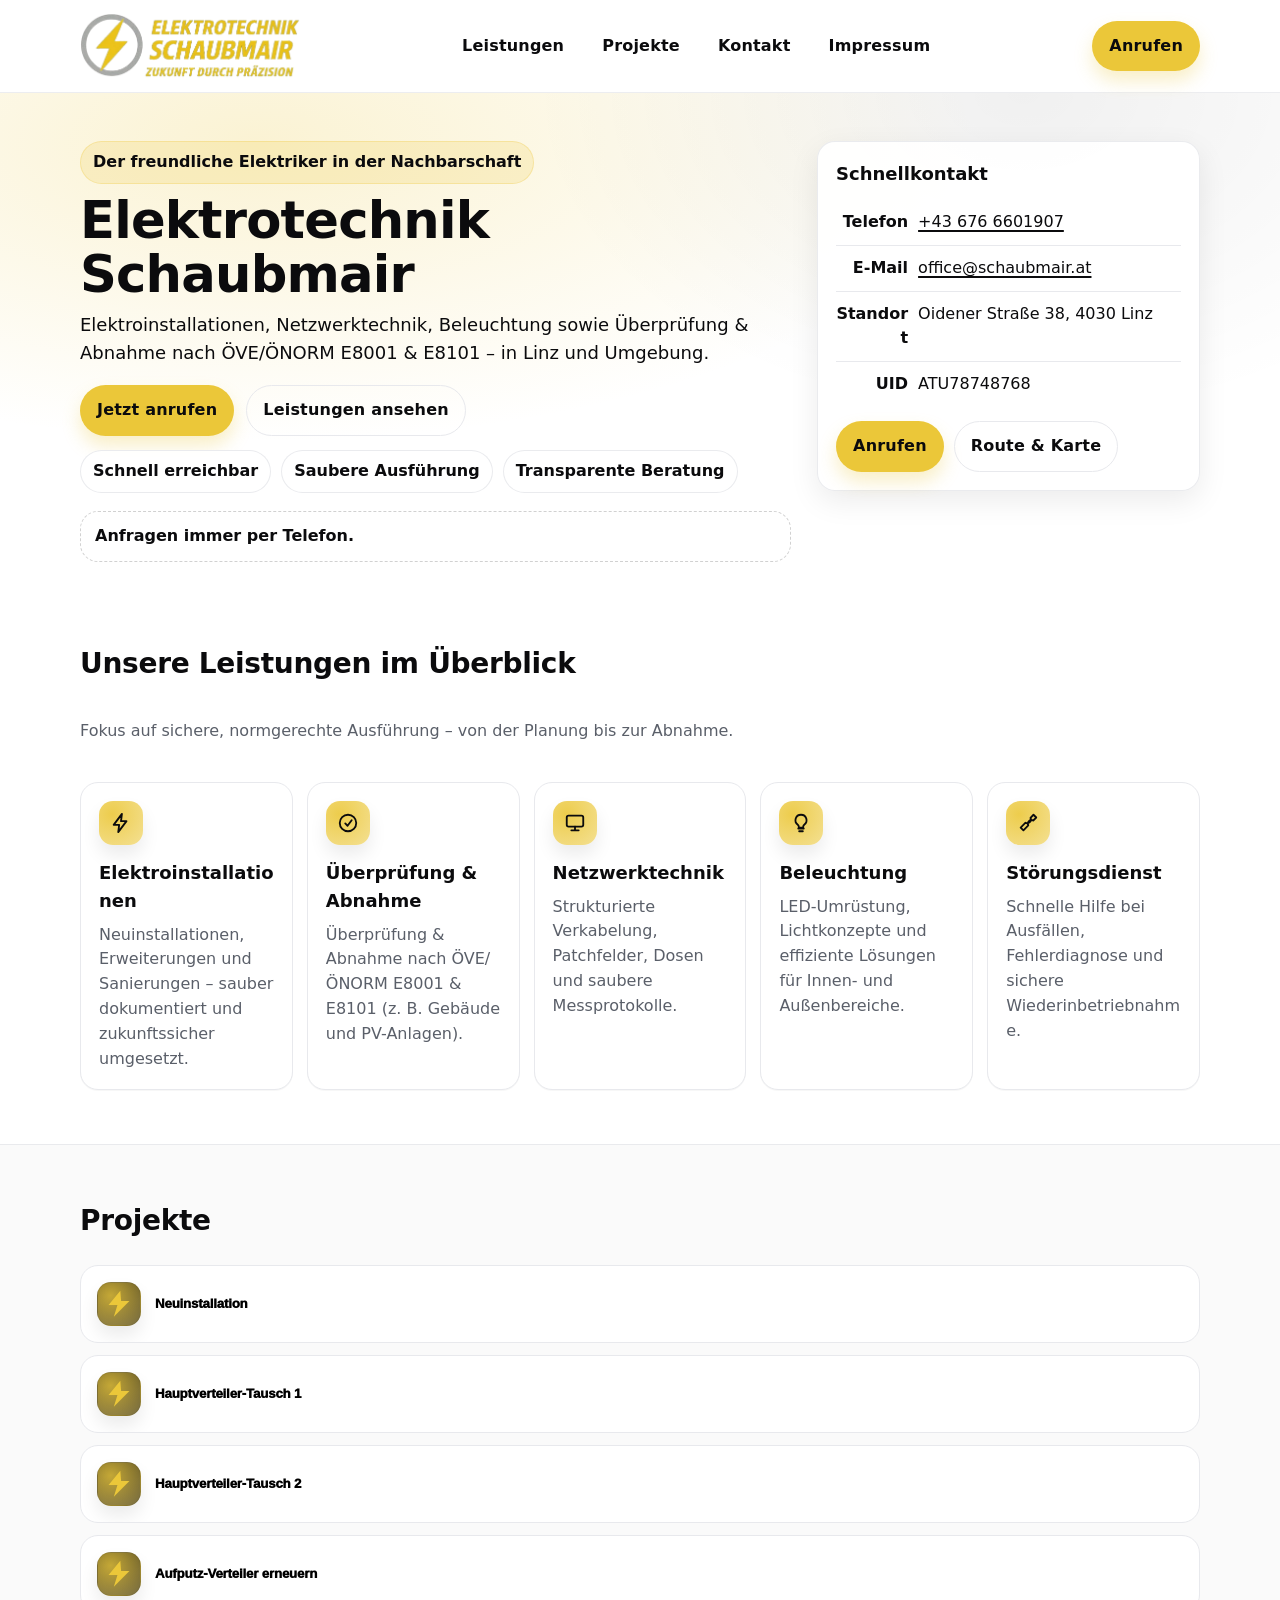
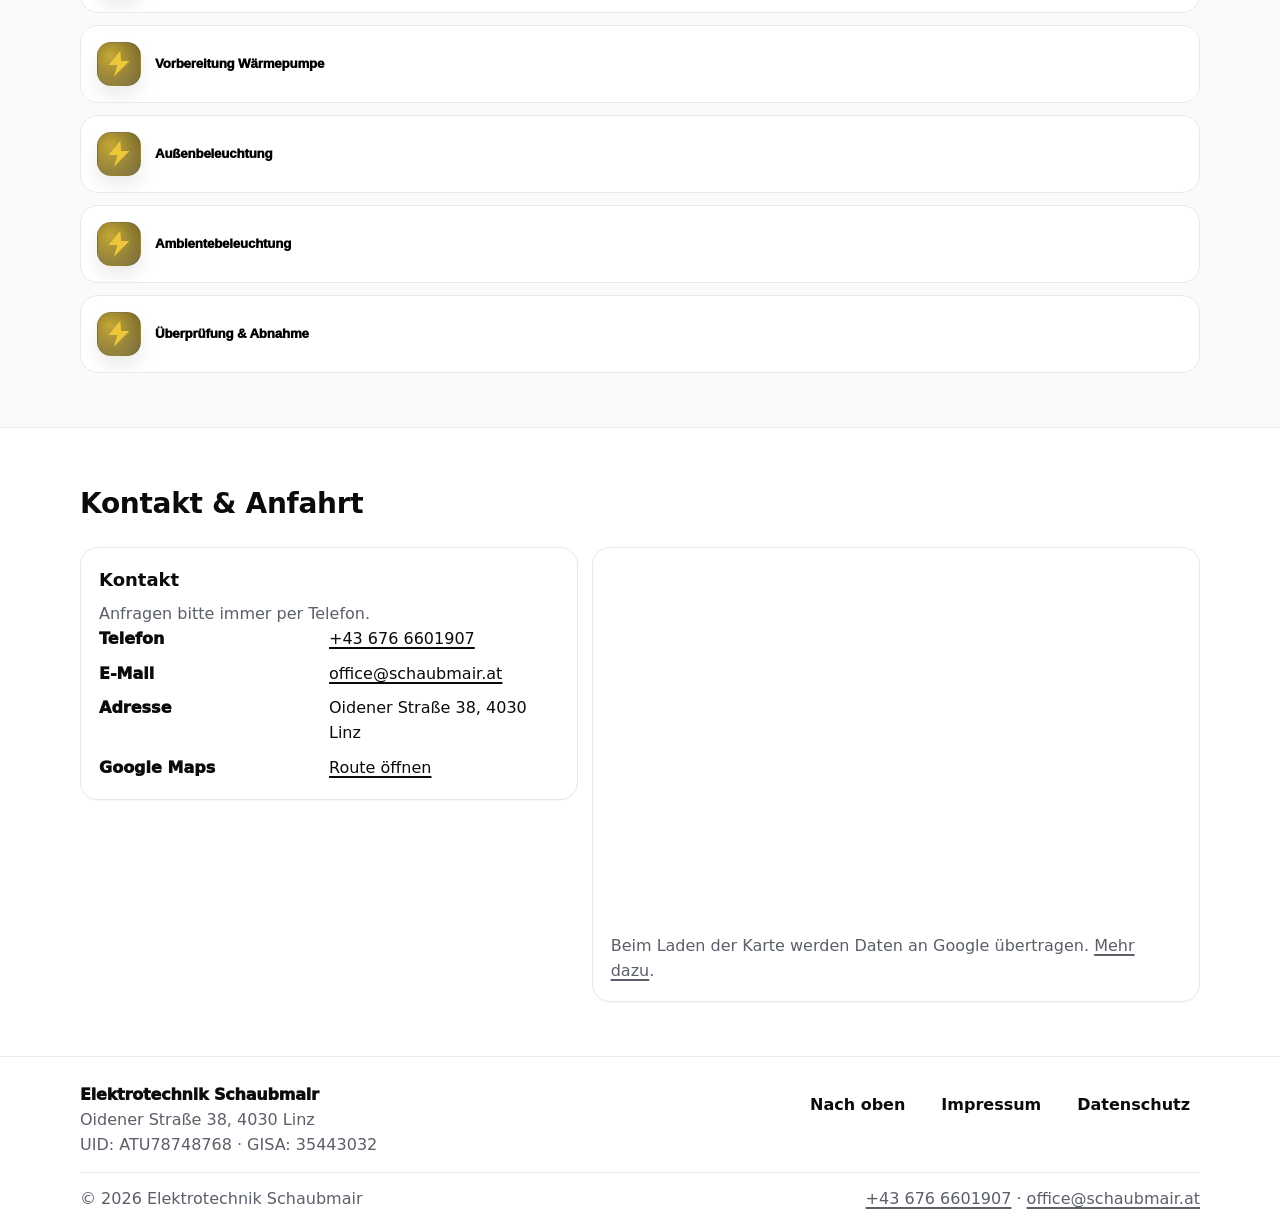
<file: website/index.html>
<!doctype html>
<html lang="de-AT">
  <head>
    <meta charset="utf-8" />
    <meta name="viewport" content="width=device-width, initial-scale=1" />
    <meta
      name="description"
      content="Elektrotechnik Schaubmair – Elektroinstallationen, Überprüfung & Abnahme nach ÖVE/ÖNORM, Netzwerktechnik, Beleuchtung und Störungsdienst in Linz und Umgebung."
    />
    <title>Elektrotechnik Schaubmair | Der freundliche Elektriker in der Nachbarschaft</title>
    <link rel="canonical" href="https://elektrotechnik.schaubmair.at/" />
    <meta name="google-site-verification" content="HjbwpW7wpTRuE_eP1pGknOmdCPMosZl_K7LYaD8HhEU" />

    <meta name="theme-color" content="#EBC739" />
    <meta property="og:title" content="Elektrotechnik Schaubmair" />
    <meta
      property="og:description"
      content="Elektroinstallationen, Überprüfung & Abnahme nach ÖVE/ÖNORM, Netzwerktechnik, Beleuchtung und Störungsdienst."
    />
    <meta property="og:type" content="website" />
    <meta property="og:url" content="https://elektrotechnik.schaubmair.at/" />
    <meta property="og:image" content="https://elektrotechnik.schaubmair.at/images/Logo.png" />
    <meta property="og:locale" content="de_AT" />
    <meta name="twitter:card" content="summary" />
    <meta name="twitter:title" content="Elektrotechnik Schaubmair" />
    <meta
      name="twitter:description"
      content="Elektroinstallationen, Überprüfung & Abnahme nach ÖVE/ÖNORM, Netzwerktechnik, Beleuchtung und Störungsdienst."
    />
    <meta name="twitter:image" content="https://elektrotechnik.schaubmair.at/images/Logo.png" />

    <link rel="icon" href="favicon.ico?v=20260423.5" sizes="any" />
    <link rel="icon" href="favicon-32.png?v=20260423.5" type="image/png" sizes="32x32" />
    <link rel="icon" href="favicon-16.png?v=20260423.5" type="image/png" sizes="16x16" />
    <link rel="apple-touch-icon" href="apple-touch-icon.png?v=20260423.5" />
    <link rel="manifest" href="site.webmanifest" />

    <link rel="stylesheet" href="assets/styles.css?v=20260727.1" />
    <script defer src="assets/site.js?v=20260727.1"></script>
  </head>
  <body>
    <a class="skip-link" href="#content">Zum Inhalt springen</a>

    <header class="site-header" id="top">
      <div class="container header-inner">
        <a class="brand" href="#top" aria-label="Startseite">
          <img class="brand-logo" src="images/Logo.png" alt="Elektrotechnik Schaubmair Logo" width="895" height="277" />
        </a>

        <nav class="nav" id="primary-nav" aria-label="Hauptnavigation">
          <a href="#leistungen">Leistungen</a>
          <a href="#projekte">Projekte</a>
          <a href="#kontakt">Kontakt</a>
          <a href="impressum.html">Impressum</a>
        </nav>

        <div class="header-cta">
          <a class="btn btn-accent" data-phone-link href="#" aria-label="Jetzt anrufen">
            Anrufen
          </a>
          <button
            class="nav-toggle"
            type="button"
            data-nav-toggle
            aria-expanded="false"
            aria-controls="primary-nav"
            aria-label="Menü öffnen"
          >
            <span class="nav-toggle-bar"></span>
            <span class="nav-toggle-bar"></span>
            <span class="nav-toggle-bar"></span>
          </button>
        </div>
      </div>
    </header>

    <main id="content">
      <section class="hero" aria-labelledby="hero-title">
        <div class="container hero-inner">
          <div class="hero-copy">
            <p class="kicker">Der freundliche Elektriker in der Nachbarschaft</p>
            <h1 id="hero-title">Elektrotechnik Schaubmair</h1>
            <p class="lead">
              Elektroinstallationen, Netzwerktechnik, Beleuchtung sowie Überprüfung & Abnahme nach
              ÖVE/ÖNORM E8001 & E8101 – in Linz und Umgebung.
            </p>

            <div class="hero-actions">
              <a class="btn btn-accent" data-phone-link href="#">Jetzt anrufen</a>
              <a class="btn btn-ghost" href="#leistungen">Leistungen ansehen</a>
            </div>

            <ul class="hero-badges" aria-label="Highlights">
              <li>Schnell erreichbar</li>
              <li>Saubere Ausführung</li>
              <li>Transparente Beratung</li>
            </ul>

            <p class="callout">
              <strong>Anfragen immer per Telefon.</strong>
            </p>
          </div>

          <aside class="hero-card" aria-label="Kontaktkarte">
            <h2 class="card-title">Schnellkontakt</h2>
            <dl class="kv">
              <div>
                <dt>Telefon</dt>
                <dd>
                  <a data-phone-link href="#">+43 676 6601907</a>
                </dd>
              </div>
              <div>
                <dt>E‑Mail</dt>
                <dd>
                  <a data-email-link href="#">office@schaubmair.at</a>
                </dd>
              </div>
              <div>
                <dt>Standort</dt>
                <dd>Oidener Straße 38, 4030 Linz</dd>
              </div>
              <div>
                <dt>UID</dt>
                <dd>ATU78748768</dd>
              </div>
            </dl>
            <div class="card-actions">
              <a class="btn btn-accent" data-phone-link href="#">Anrufen</a>
              <a class="btn btn-ghost" href="#kontakt">Route & Karte</a>
            </div>
          </aside>
        </div>
      </section>

      <section class="section" id="leistungen" aria-labelledby="leistungen-title">
        <div class="container">
          <header class="section-head">
            <h2 id="leistungen-title">Unsere Leistungen im Überblick</h2>
            <p class="muted">
              Fokus auf sichere, normgerechte Ausführung – von der Planung bis zur Abnahme.
            </p>
          </header>

          <div class="grid cards">
            <article class="card">
              <span class="card-icon" aria-hidden="true">
                <svg viewBox="0 0 24 24"><path d="M13 2 4 14h6l-1 8 9-12h-6l1-8Z" stroke-linejoin="round"/></svg>
              </span>
              <h3>Elektroinstallationen</h3>
              <p>
                Neuinstallationen, Erweiterungen und Sanierungen – sauber dokumentiert und
                zukunftssicher umgesetzt.
              </p>
            </article>
            <article class="card">
              <span class="card-icon" aria-hidden="true">
                <svg viewBox="0 0 24 24"><path d="M9 12.5 11.5 15 16 9"/><circle cx="12" cy="12" r="9"/></svg>
              </span>
              <h3>Überprüfung & Abnahme</h3>
              <p>
                Überprüfung & Abnahme nach ÖVE/ÖNORM E8001 & E8101 (z. B. Gebäude und PV-Anlagen).
              </p>
            </article>
            <article class="card">
              <span class="card-icon" aria-hidden="true">
                <svg viewBox="0 0 24 24"><rect x="3" y="4" width="18" height="12" rx="2"/><path d="M8 20h8M12 16v4"/></svg>
              </span>
              <h3>Netzwerktechnik</h3>
              <p>Strukturierte Verkabelung, Patchfelder, Dosen und saubere Messprotokolle.</p>
            </article>
            <article class="card">
              <span class="card-icon" aria-hidden="true">
                <svg viewBox="0 0 24 24"><path d="M9 18h6M10 21h4"/><path d="M12 3a6 6 0 0 0-3.5 10.9c.5.4.9 1 1 1.6l.2 1.5h4.6l.2-1.5c.1-.6.5-1.2 1-1.6A6 6 0 0 0 12 3Z"/></svg>
              </span>
              <h3>Beleuchtung</h3>
              <p>LED-Umrüstung, Lichtkonzepte und effiziente Lösungen für Innen- und Außenbereiche.</p>
            </article>
            <article class="card">
              <span class="card-icon" aria-hidden="true">
                <svg viewBox="0 0 24 24"><path d="M14.7 6.3a4 4 0 0 1-5.4 5.4L4 17l3 3 5.3-5.3a4 4 0 0 1 5.4-5.4L21 6l-3-3-3.3 3.3Z"/></svg>
              </span>
              <h3>Störungsdienst</h3>
              <p>Schnelle Hilfe bei Ausfällen, Fehlerdiagnose und sichere Wiederinbetriebnahme.</p>
            </article>
          </div>
        </div>
      </section>
      
      <section class="section section-alt" id="projekte" aria-labelledby="projekte-title">
        <div class="container">
          <header class="section-head">
            <h2 id="projekte-title">Projekte</h2>
          </header>

          <div class="projects">
<!-- 

            <article class="project" data-project>
              <button class="project-head" type="button" data-project-toggle>
                <span class="project-icon" aria-hidden="true"></span>
                <span class="project-title">Wechselrichter tauschen</span>
                <span class="project-meta">Vorher/Nachher</span>
              </button>
              <div class="project-body" data-project-body hidden>
                <div class="project-content">
                  <p>
                    Austausch eines defekten/alten Wechselrichters inkl. Kontrolle der Anschlüsse und
                    sauberer Wiederinbetriebnahme.
                    <span class="muted">TODO: Text/Details anpassen (Leistung, Hersteller, Umfang).</span>
                    <span class="muted">TODO: Wechselrichter Bild von Fronius als Vorher speichern</span>
                  </p>
                  <div class="project-gallery">
                    <figure>
                      <img
                        src="images/Wechselrichter-tauschen/vorher.jpeg"
                        alt="Wechselrichter – vorher"
                        loading="lazy"
                      />
                      <figcaption>Vorher</figcaption>
                    </figure>
                    <figure>
                      <img
                        src="images/Wechselrichter-tauschen/nachher.jpeg"
                        alt="Wechselrichter – nachher"
                        loading="lazy"
                      />
                      <figcaption>Nachher</figcaption>
                    </figure>
                  </div>
                </div>
              </div>
            </article> -->

            <article class="project" data-project>
              <button class="project-head" type="button" data-project-toggle>
                <span class="project-icon" aria-hidden="true"></span>
                <span class="project-title">Neuinstallation</span>
                <!-- <span class="project-meta">Fotostrecke</span> -->
              </button>
              <div class="project-body" data-project-body hidden>
                <div class="project-content">
                  <p>
                    Neuinstallation (z. B. Unterverteiler, Steckdosen, Leuchten) inkl. sauberer
                    Dokumentation, mit Überprüfung nach ÖVE/ÖNORM E8001 &amp; E8101.
                  </p>
                  <div class="project-gallery">
                    <figure>
                      <img
                        src="images/Neuinstallation/Unterverteiler.jpeg"
                        alt="Neuinstallation – Unterverteiler"
                        loading="lazy"
                      />
                      <figcaption>Unterverteiler</figcaption>
                    </figure>
                    <figure>
                      <img
                        src="images/Neuinstallation/Verteiler.jpeg"
                        alt="Neuinstallation – Verteiler"
                        loading="lazy"
                      />
                      <figcaption>Verteiler</figcaption>
                    </figure>
                    <figure>
                      <img
                        src="images/Neuinstallation/CEE.jpeg"
                        alt="Neuinstallation – CEE"
                        loading="lazy"
                      />
                      <figcaption>CEE</figcaption>
                    </figure>
                    <figure>
                      <img
                        src="images/Neuinstallation/Schuko.jpeg"
                        alt="Neuinstallation – Schuko"
                        loading="lazy"
                      />
                      <figcaption>Schuko</figcaption>
                    </figure>
                    <figure>
                      <img
                        src="images/Neuinstallation/Steckdose1.jpeg"
                        alt="Neuinstallation – Steckdose"
                        loading="lazy"
                      />
                      <figcaption>Steckdose</figcaption>
                    </figure>
                    <figure>
                      <img
                        src="images/Neuinstallation/Leuchten1.jpeg"
                        alt="Neuinstallation – Leuchten 1"
                        loading="lazy"
                      />
                      <figcaption>Leuchten 1</figcaption>
                    </figure>
                    <figure>
                      <img
                        src="images/Neuinstallation/Leuchten2.jpeg"
                        alt="Neuinstallation – Leuchten 2"
                        loading="lazy"
                      />
                      <figcaption>Leuchten 2</figcaption>
                    </figure>
                    <figure>
                      <img
                        src="images/Neuinstallation/Raum.jpeg"
                        alt="Neuinstallation – Raum"
                        loading="lazy"
                      />
                      <figcaption>Raum</figcaption>
                    </figure>
                  </div>
                </div>
              </div>
            </article>

            <article class="project" data-project>
              <button class="project-head" type="button" data-project-toggle>
                <span class="project-icon" aria-hidden="true"></span>
                <span class="project-title">Hauptverteiler-Tausch 1</span>
                <!-- <span class="project-meta">Fotostrecke</span> -->
              </button>
              <div class="project-body" data-project-body hidden>
                <div class="project-content">
                  <p>
                    Austausch/Hauptverteiler‑Arbeiten: strukturierter Aufbau, klare Beschriftung und
                    sichere Verdrahtung.
                    <span class="muted todo" hidden>TODO: Text/Details anpassen (z. B. Umbauzeit, Besonderheiten).</span>
                  </p>
                  <div class="project-gallery project-gallery-two-columns">
                    <figure>
                      <img
                        src="images/Hauptverteiler-tausch-1/1.jpeg"
                        alt="Hauptverteiler-Tausch 1 – Bild 1"
                        loading="lazy"
                      />
                      <figcaption>Bild 1</figcaption>
                    </figure>
                    <figure>
                      <img
                        src="images/Hauptverteiler-tausch-1/2.jpeg"
                        alt="Hauptverteiler-Tausch 1 – Bild 2"
                        loading="lazy"
                      />
                      <figcaption>Bild 2</figcaption>
                    </figure>
                    <figure class="span-all">
                      <img
                        src="images/Hauptverteiler-tausch-1/3.jpeg"
                        alt="Hauptverteiler-Tausch 1 – Bild 3"
                        loading="lazy"
                      />
                      <figcaption>Bild 3</figcaption>
                    </figure>
                  </div>
                </div>
              </div>
            </article>

            <article class="project" data-project>
              <button class="project-head" type="button" data-project-toggle>
                <span class="project-icon" aria-hidden="true"></span>
                <span class="project-title">Hauptverteiler-Tausch 2</span>
                <!-- <span class="project-meta">Fotostrecke</span> -->
              </button>
              <div class="project-body" data-project-body hidden>
                <div class="project-content">
                  <p>
                    Austausch/Hauptverteiler‑Arbeiten: strukturierter Aufbau, klare Beschriftung und
                    sichere Verdrahtung.
                    <span class="muted todo" hidden>TODO: Text/Details anpassen (z. B. Umbauzeit, Besonderheiten).</span>
                  </p>
                  <div class="project-gallery">
                    <figure>
                      <img
                        src="images/Hauptverteiler-tausch/1.jpeg"
                        alt="Hauptverteiler – Bild 1"
                        loading="lazy"
                      />
                      <figcaption>Bild 1</figcaption>
                    </figure>
                    <figure>
                      <img
                        src="images/Hauptverteiler-tausch/2.jpeg"
                        alt="Hauptverteiler – Bild 2"
                        loading="lazy"
                      />
                      <figcaption>Bild 2</figcaption>
                    </figure>
                    <figure>
                      <img
                        src="images/Hauptverteiler-tausch/3.jpeg"
                        alt="Hauptverteiler – Bild 3"
                        loading="lazy"
                      />
                      <figcaption>Bild 3</figcaption>
                    </figure>
                    <figure>
                      <img
                        src="images/Hauptverteiler-tausch/4.jpeg"
                        alt="Hauptverteiler – Bild 4"
                        loading="lazy"
                      />
                      <figcaption>Bild 4</figcaption>
                    </figure>
                  </div>
                </div>
              </div>
            </article>

            <article class="project" data-project>
              <button class="project-head" type="button" data-project-toggle>
                <span class="project-icon" aria-hidden="true"></span>
                <span class="project-title">Aufputz‑Verteiler erneuern</span>
                <!-- <span class="project-meta">Alt → Neu</span> -->
              </button>
              <div class="project-body" data-project-body hidden>
                <div class="project-content">
                  <p>
                    Bestehenden Aufputz‑Verteiler modernisiert: übersichtlich aufgebaut, sauber
                    beschriftet und für spätere Erweiterungen vorbereitet.
                    <span class="muted todo" hidden>TODO: Text/Details anpassen (z. B. FI/LS, Reserveplätze).</span>
                  </p>
                  <div class="project-gallery">
                    <figure>
                      <img
                        src="images/Aufputz-Verteiler-erneuern/alt.jpeg"
                        alt="Aufputz-Verteiler – vorher"
                        loading="lazy"
                      />
                      <figcaption>Vorher</figcaption>
                    </figure>
                    <figure>
                      <img
                        src="images/Aufputz-Verteiler-erneuern/neu.jpeg"
                        alt="Aufputz-Verteiler – neu"
                        loading="lazy"
                      />
                      <figcaption>Nachher</figcaption>
                    </figure>
                    <figure>
                      <img
                        src="images/Aufputz-Verteiler-erneuern/fertig.jpeg"
                        alt="Aufputz-Verteiler – fertig"
                        loading="lazy"
                      />
                      <figcaption>Nachher</figcaption>
                    </figure>
                  </div>
                </div>
              </div>
            </article>

            <article class="project" data-project>
              <button class="project-head" type="button" data-project-toggle>
                <span class="project-icon" aria-hidden="true"></span>
                <span class="project-title">Vorbereitung Wärmepumpe</span>
                <!-- <span class="project-meta">Fotostrecke</span> -->
              </button>
              <div class="project-body" data-project-body hidden>
                <div class="project-content">
                  <p>
                    Elektrische Vorbereitung für eine Wärmepumpe (Unterverteiler/Anschlusspunkte).
                  </p>
                  <div class="project-gallery">
                    <figure>
                      <img
                        src="images/Vorbereitung-Waermepumpe/Unterverteiler.jpeg"
                        alt="Vorbereitung Wärmepumpe – Unterverteiler"
                        loading="lazy"
                      />
                      <figcaption>Unterverteiler</figcaption>
                    </figure>
                    <figure>
                      <img
                        src="images/Vorbereitung-Waermepumpe/Inntenteil-Waermepumpe.jpeg"
                        alt="Vorbereitung Wärmepumpe – Innenteil"
                        loading="lazy"
                      />
                      <figcaption>Innenteil</figcaption>
                    </figure>
                  </div>
                </div>
              </div>
            </article>

            <article class="project" data-project>
              <button class="project-head" type="button" data-project-toggle>
                <span class="project-icon" aria-hidden="true"></span>
                <span class="project-title">Außenbeleuchtung</span>
                <!-- <span class="project-meta">Fotostrecke</span> -->
              </button>
              <div class="project-body" data-project-body hidden>
                <div class="project-content">
                  <p>
                    Montage/Erneuerung von Außenleuchten inkl. sicherer Leitungsführung und sauberen
                    Anschlüssen.
                  </p>
                  <div class="project-gallery">
                    <figure>
                      <img
                        src="images/Aussenbeleuchtung/1.jpeg"
                        alt="Außenbeleuchtung – Bild 1"
                        loading="lazy"
                      />
                      <figcaption>Bild 1</figcaption>
                    </figure>
                    <figure>
                      <img
                        src="images/Aussenbeleuchtung/2.jpeg"
                        alt="Außenbeleuchtung – Bild 2"
                        loading="lazy"
                      />
                      <figcaption>Bild 2</figcaption>
                    </figure>
                    <figure>
                      <img
                        src="images/Aussenbeleuchtung/3.jpeg"
                        alt="Außenbeleuchtung – Bild 3"
                        loading="lazy"
                      />
                      <figcaption>Bild 3</figcaption>
                    </figure>
                  </div>
                </div>
              </div>
            </article>

            <article class="project" data-project>
              <button class="project-head" type="button" data-project-toggle>
                <span class="project-icon" aria-hidden="true"></span>
                <span class="project-title">Ambientebeleuchtung</span>
                <!-- <span class="project-meta">Fotostrecke</span> -->
              </button>
              <div class="project-body" data-project-body hidden>
                <div class="project-content">
                  <p>
                    Ambientebeleuchtung umgesetzt/optimiert (z. B. LED-Streifen, Profile, Steuerung).
                  </p>
                  <div class="project-gallery">
                    <figure>
                      <img
                        src="images/Ambientebeleuchtung/1.jpeg"
                        alt="Ambientebeleuchtung – Bild 1"
                        loading="lazy"
                      />
                      <figcaption>Bild 1</figcaption>
                    </figure>
                    <figure>
                      <img
                        src="images/Ambientebeleuchtung/2.jpeg"
                        alt="Ambientebeleuchtung – Bild 2"
                        loading="lazy"
                      />
                      <figcaption>Bild 2</figcaption>
                    </figure>
                    <figure>
                      <img
                        src="images/Ambientebeleuchtung/3.jpeg"
                        alt="Ambientebeleuchtung – Bild 3"
                        loading="lazy"
                      />
                      <figcaption>Bild 3</figcaption>
                    </figure>
                    <figure>
                      <img
                        src="images/Ambientebeleuchtung/4.jpeg"
                        alt="Ambientebeleuchtung – Bild 4"
                        loading="lazy"
                      />
                      <figcaption>Bild 4</figcaption>
                    </figure>
                    <figure>
                      <img
                        src="images/Ambientebeleuchtung/5.jpeg"
                        alt="Ambientebeleuchtung – Bild 5"
                        loading="lazy"
                      />
                      <figcaption>Bild 5</figcaption>
                    </figure>
                    <figure>
                      <img
                        src="images/Ambientebeleuchtung/6.jpeg"
                        alt="Ambientebeleuchtung – Bild 6"
                        loading="lazy"
                      />
                      <figcaption>Bild 6</figcaption>
                    </figure>
                  </div>
                </div>
              </div>
            </article>

            <article class="project" data-project>
              <button class="project-head" type="button" data-project-toggle>
                <span class="project-icon" aria-hidden="true"></span>
                <span class="project-title">Überprüfung & Abnahme</span>
                <!-- <span class="project-meta">Messung</span> -->
              </button>
              <div class="project-body" data-project-body hidden>
                <div class="project-content">
                  <p>
                    Abnahme/Messung nach Norm inkl. Dokumentation.
                    <span class="muted todo" hidden>TODO: Text/Details anpassen (Norm, Messgerät, Protokoll).</span>
                  </p>
                  <div class="project-gallery">
                    <figure>
                      <img
                        src="images/Abnahme/Schuko.jpeg"
                        alt="Abnahme – Schuko"
                        loading="lazy"
                      />
                      <figcaption>Schuko</figcaption>
                    </figure>
                    <figure>
                      <img
                        src="images/Abnahme/CEE.jpeg"
                        alt="Abnahme – CEE"
                        loading="lazy"
                      />
                      <figcaption>CEE</figcaption>
                    </figure>
                  </div>
                </div>
              </div>
            </article>
          </div>
        </div>
      </section>

      <section class="section" id="kontakt" aria-labelledby="kontakt-title">
        <div class="container">
          <header class="section-head">
            <h2 id="kontakt-title">Kontakt & Anfahrt</h2>
          </header>

          <div class="contact-grid">
            <div class="card">
              <h3>Kontakt</h3>
              <p class="muted">Anfragen bitte immer per Telefon.</p>
              <ul class="contact-list">
                <li>
                  <span class="label">Telefon</span>
                  <a data-phone-link href="#">+43 676 6601907</a>
                </li>
                <li>
                  <span class="label">E‑Mail</span>
                  <a data-email-link href="#">office@schaubmair.at</a>
                </li>
                <li>
                  <span class="label">Adresse</span>
                  <span>Oidener Straße 38, 4030 Linz</span>
                </li>
                <li>
                  <span class="label">Google Maps</span>
                  <a
                    href="https://maps.app.goo.gl/7GUSco1R2gt1MWUM6"
                    target="_blank"
                    rel="noreferrer"
                    >Route öffnen</a
                  >
                </li>
              </ul>
            </div>

            <div class="map card" aria-label="Google Maps Karte">
              <iframe
                title="Standort Elektrotechnik Schaubmair (Google Maps)"
                loading="lazy"
                referrerpolicy="no-referrer-when-downgrade"
                src="https://www.google.com/maps?q=Oidener%20Stra%C3%9Fe%2038%2C%204030%20Linz&output=embed"
              ></iframe>
              <p class="muted map-hint">
                Beim Laden der Karte werden Daten an Google übertragen.
                <a href="datenschutz.html">Mehr dazu</a>.
              </p>
            </div>
          </div>
        </div>
      </section>
    </main>

    <footer class="site-footer">
      <div class="container footer-inner">
        <div>
          <div class="footer-brand">Elektrotechnik Schaubmair</div>
          <div class="muted">Oidener Straße 38, 4030 Linz</div>
          <div class="muted">UID: ATU78748768 · GISA: 35443032</div>
        </div>

        <div class="footer-links" aria-label="Footer Links">
          <a href="#top">Nach oben</a>
          <a href="impressum.html">Impressum</a>
          <a href="datenschutz.html">Datenschutz</a>
        </div>
      </div>

      <div class="container footer-bottom">
        <span class="muted">© <span data-current-year></span> Elektrotechnik Schaubmair</span>
        <span class="muted">
          <a class="muted" data-phone-link href="#">+43 676 6601907</a>
          ·
          <a class="muted" data-email-link href="#">office@schaubmair.at</a>
        </span>
      </div>
    </footer>

    <script type="application/ld+json">
      {
        "@context": "https://schema.org",
        "@type": "Electrician",
        "name": "Elektrotechnik Schaubmair",
        "image": "https://elektrotechnik.schaubmair.at/images/Logo.png",
        "logo": "https://elektrotechnik.schaubmair.at/images/Logo.png",
        "address": {
          "@type": "PostalAddress",
          "streetAddress": "Oidener Straße 38",
          "postalCode": "4030",
          "addressLocality": "Linz",
          "addressCountry": "AT"
        },
        "telephone": "+43 676 6601907",
        "email": "office@schaubmair.at",
        "vatID": "ATU78748768",
        "url": "https://elektrotechnik.schaubmair.at/",
        "sameAs": ["https://maps.app.goo.gl/7GUSco1R2gt1MWUM6"],
        "areaServed": {
          "@type": "City",
          "name": "Linz und Umgebung"
        },
        "makesOffer": [
          { "@type": "Offer", "itemOffered": { "@type": "Service", "name": "Elektroinstallationen" } },
          { "@type": "Offer", "itemOffered": { "@type": "Service", "name": "Überprüfung & Abnahme nach ÖVE/ÖNORM E8001 & E8101" } },
          { "@type": "Offer", "itemOffered": { "@type": "Service", "name": "Netzwerktechnik" } },
          { "@type": "Offer", "itemOffered": { "@type": "Service", "name": "Beleuchtung" } },
          { "@type": "Offer", "itemOffered": { "@type": "Service", "name": "Störungsdienst" } }
        ]
      }
    </script>
  </body>
</html>
</file>
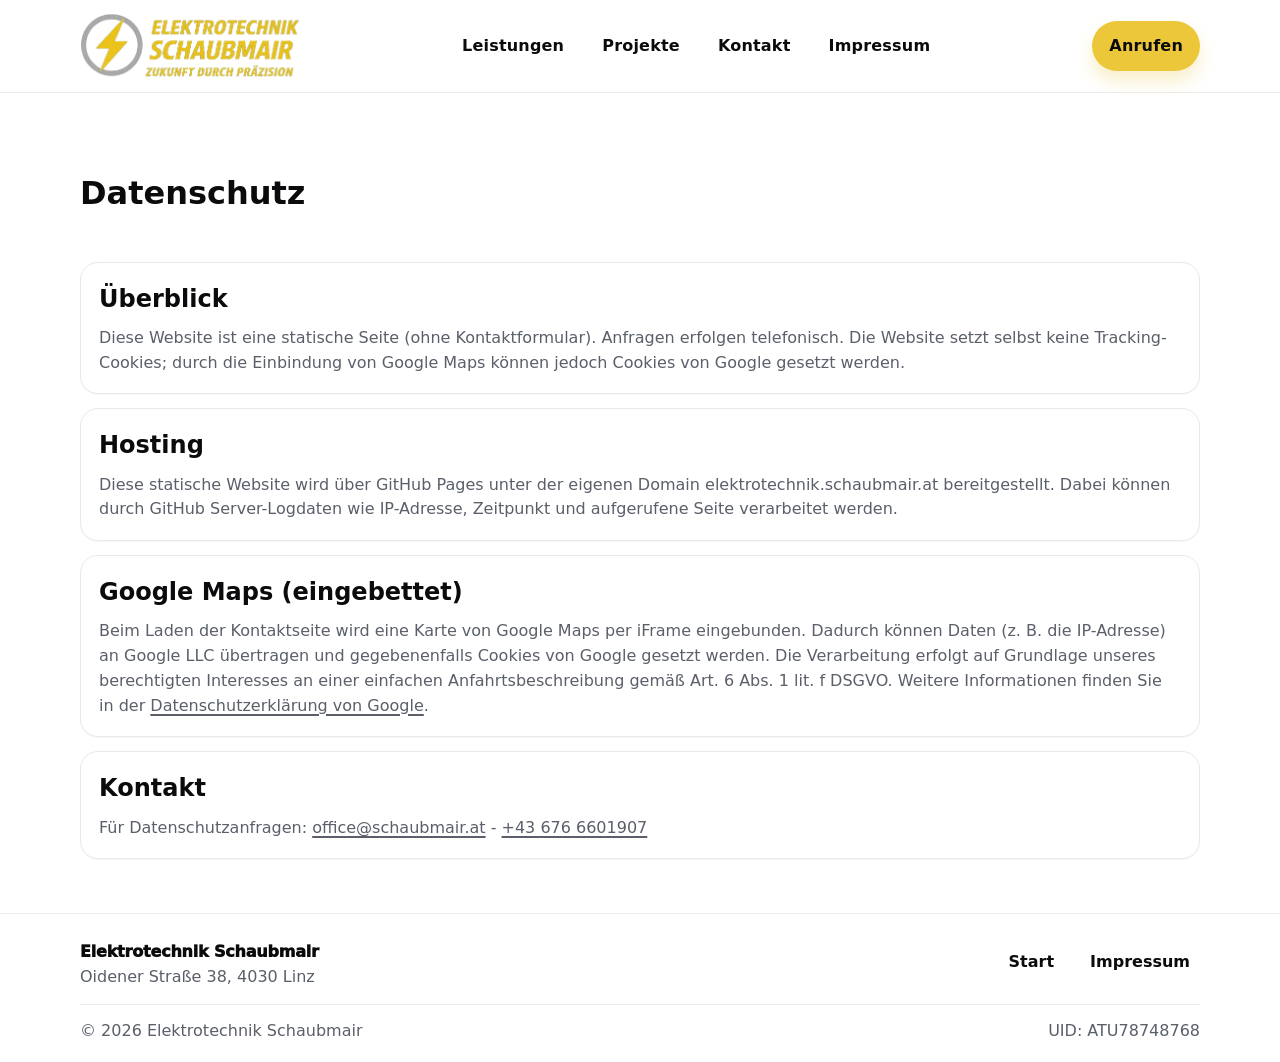
<file: website/datenschutz.html>
<!doctype html>
<html lang="de-AT">
  <head>
    <meta charset="utf-8" />
    <meta name="viewport" content="width=device-width, initial-scale=1" />
    <title>Datenschutz | Elektrotechnik Schaubmair</title>
    <meta name="description" content="Datenschutzerklärung von Elektrotechnik Schaubmair." />
    <link rel="canonical" href="https://elektrotechnik.schaubmair.at/datenschutz.html" />
    <meta name="robots" content="noindex, follow" />
    <meta name="theme-color" content="#EBC739" />

    <link rel="icon" href="favicon.ico?v=20260423.5" sizes="any" />
    <link rel="icon" href="favicon-32.png?v=20260423.5" type="image/png" sizes="32x32" />
    <link rel="icon" href="favicon-16.png?v=20260423.5" type="image/png" sizes="16x16" />
    <link rel="apple-touch-icon" href="apple-touch-icon.png?v=20260423.5" />
    <link rel="manifest" href="site.webmanifest" />

    <link rel="stylesheet" href="assets/styles.css?v=20260727.1" />
    <script defer src="assets/site.js?v=20260727.1"></script>
  </head>
  <body>
    <a class="skip-link" href="#content">Zum Inhalt springen</a>

    <header class="site-header">
      <div class="container header-inner">
        <a class="brand" href="index.html" aria-label="Zur Startseite">
          <img class="brand-logo" src="images/Logo.png" alt="Elektrotechnik Schaubmair Logo" width="895" height="277" />
        </a>
        <nav class="nav" id="primary-nav" aria-label="Hauptnavigation">
          <a href="index.html#leistungen">Leistungen</a>
          <a href="index.html#projekte">Projekte</a>
          <a href="index.html#kontakt">Kontakt</a>
          <a href="impressum.html">Impressum</a>
        </nav>
        <div class="header-cta">
          <a class="btn btn-accent" data-phone-link href="#">Anrufen</a>
          <button
            class="nav-toggle"
            type="button"
            data-nav-toggle
            aria-expanded="false"
            aria-controls="primary-nav"
            aria-label="Menü öffnen"
          >
            <span class="nav-toggle-bar"></span>
            <span class="nav-toggle-bar"></span>
            <span class="nav-toggle-bar"></span>
          </button>
        </div>
      </div>
    </header>

    <main id="content" class="section">
      <div class="container">
        <header class="section-head">
          <h1>Datenschutz</h1>
        </header>

        <div class="grid" style="grid-template-columns: 1fr; gap: 14px">
          <section class="card" aria-labelledby="ds-ueberblick">
            <h2 id="ds-ueberblick" style="margin: 0 0 8px">Überblick</h2>
            <p class="muted" style="margin: 0">
              Diese Website ist eine statische Seite (ohne Kontaktformular). Anfragen erfolgen
              telefonisch. Die Website setzt selbst keine Tracking-Cookies; durch die Einbindung
              von Google Maps können jedoch Cookies von Google gesetzt werden.
              <span class="muted todo" hidden>TODO: Inhalte rechtlich final prüfen/ergänzen.</span>
            </p>
          </section>

          <section class="card" aria-labelledby="ds-hosting">
            <h2 id="ds-hosting" style="margin: 0 0 8px">Hosting</h2>
            <p class="muted" style="margin: 0">
              Diese statische Website wird über GitHub Pages unter der eigenen Domain
              elektrotechnik.schaubmair.at bereitgestellt. Dabei können durch GitHub
              Server-Logdaten wie IP-Adresse, Zeitpunkt und aufgerufene Seite verarbeitet werden.
            </p>
          </section>

          <section class="card" aria-labelledby="ds-maps">
            <h2 id="ds-maps" style="margin: 0 0 8px">Google Maps (eingebettet)</h2>
            <p class="muted" style="margin: 0">
              Beim Laden der Kontaktseite wird eine Karte von Google Maps per iFrame eingebunden.
              Dadurch können Daten (z. B. die IP-Adresse) an Google LLC übertragen und
              gegebenenfalls Cookies von Google gesetzt werden. Die Verarbeitung erfolgt auf
              Grundlage unseres berechtigten Interesses an einer einfachen Anfahrtsbeschreibung
              gemäß Art. 6 Abs. 1 lit. f DSGVO. Weitere Informationen finden Sie in der
              <a href="https://policies.google.com/privacy?hl=de">Datenschutzerklärung von Google</a>.
            </p>
          </section>

          <section class="card" aria-labelledby="ds-kontakt">
            <h2 id="ds-kontakt" style="margin: 0 0 8px">Kontakt</h2>
            <p class="muted" style="margin: 0">
              Für Datenschutzanfragen:
              <a data-email-link href="#">office@schaubmair.at</a>
              -
              <a data-phone-link href="#">+43 676 6601907</a>
            </p>
          </section>
        </div>
      </div>
    </main>

    <footer class="site-footer">
      <div class="container footer-inner">
        <div>
          <div class="footer-brand">Elektrotechnik Schaubmair</div>
          <div class="muted">Oidener Straße 38, 4030 Linz</div>
        </div>
        <div class="footer-links" aria-label="Footer Links">
          <a href="index.html">Start</a>
          <a href="impressum.html">Impressum</a>
        </div>
      </div>
      <div class="container footer-bottom">
        <span class="muted">© <span data-current-year></span> Elektrotechnik Schaubmair</span>
        <span class="muted">UID: ATU78748768</span>
      </div>
    </footer>
  </body>
</html>
</file>
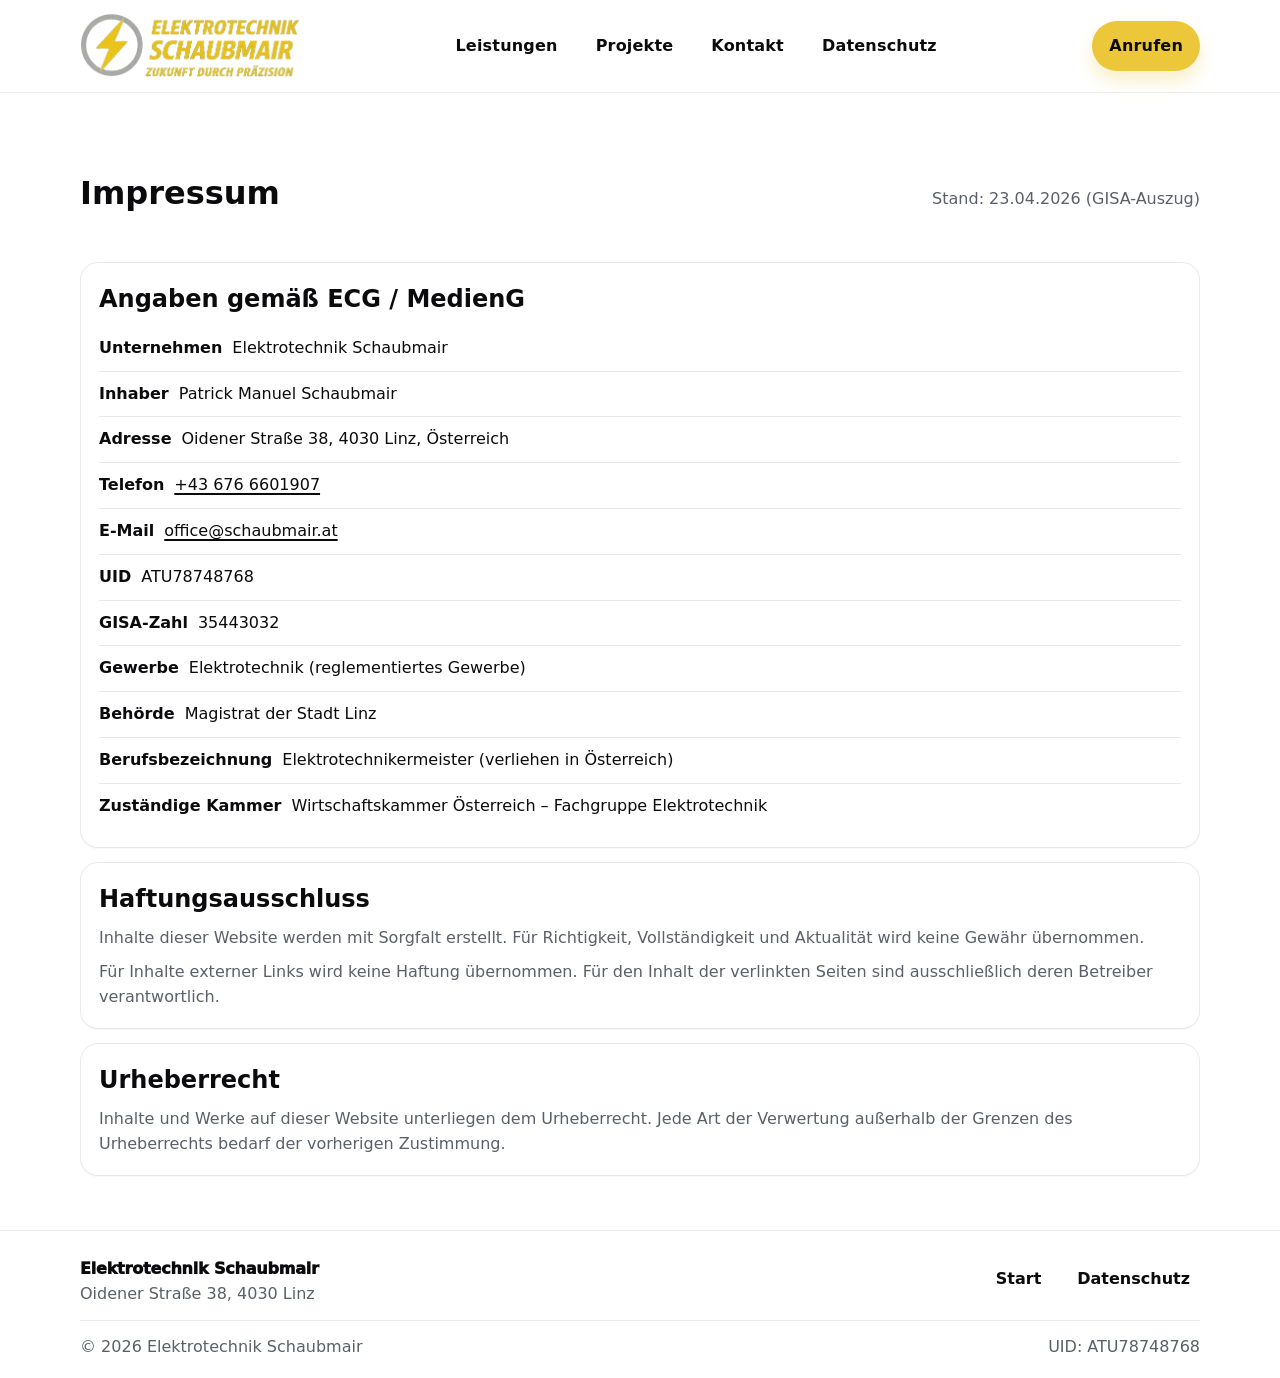
<file: website/impressum.html>
<!doctype html>
<html lang="de-AT">
  <head>
    <meta charset="utf-8" />
    <meta name="viewport" content="width=device-width, initial-scale=1" />
    <title>Impressum | Elektrotechnik Schaubmair</title>
    <meta name="description" content="Impressum von Elektrotechnik Schaubmair." />
    <link rel="canonical" href="https://elektrotechnik.schaubmair.at/impressum.html" />
    <meta name="robots" content="noindex, follow" />
    <meta name="theme-color" content="#EBC739" />

    <link rel="icon" href="favicon.ico?v=20260423.5" sizes="any" />
    <link rel="icon" href="favicon-32.png?v=20260423.5" type="image/png" sizes="32x32" />
    <link rel="icon" href="favicon-16.png?v=20260423.5" type="image/png" sizes="16x16" />
    <link rel="apple-touch-icon" href="apple-touch-icon.png?v=20260423.5" />
    <link rel="manifest" href="site.webmanifest" />

    <link rel="stylesheet" href="assets/styles.css?v=20260727.1" />
    <script defer src="assets/site.js?v=20260727.1"></script>
  </head>
  <body>
    <a class="skip-link" href="#content">Zum Inhalt springen</a>

    <header class="site-header">
      <div class="container header-inner">
        <a class="brand" href="index.html" aria-label="Zur Startseite">
          <img class="brand-logo" src="images/Logo.png" alt="Elektrotechnik Schaubmair Logo" width="895" height="277" />
        </a>
        <nav class="nav" id="primary-nav" aria-label="Hauptnavigation">
          <a href="index.html#leistungen">Leistungen</a>
          <a href="index.html#projekte">Projekte</a>
          <a href="index.html#kontakt">Kontakt</a>
          <a href="datenschutz.html">Datenschutz</a>
        </nav>
        <div class="header-cta">
          <a class="btn btn-accent" data-phone-link href="#">Anrufen</a>
          <button
            class="nav-toggle"
            type="button"
            data-nav-toggle
            aria-expanded="false"
            aria-controls="primary-nav"
            aria-label="Menü öffnen"
          >
            <span class="nav-toggle-bar"></span>
            <span class="nav-toggle-bar"></span>
            <span class="nav-toggle-bar"></span>
          </button>
        </div>
      </div>
    </header>

    <main id="content" class="section">
      <div class="container">
        <header class="section-head">
          <h1>Impressum</h1>
          <p class="muted">Stand: 23.04.2026 (GISA-Auszug)</p>
        </header>

        <div class="grid" style="grid-template-columns: 1fr; gap: 14px">
          <section class="card" aria-labelledby="impressum-angaben">
            <h2 id="impressum-angaben" style="margin: 0 0 8px">Angaben gemäß ECG / MedienG</h2>
            <p class="muted todo" style="margin: 0 0 12px" hidden>
              TODO: Angaben final rechtlich prüfen (insb. Kontakt, Unternehmensform, Kammer/Behörde,
              Aufsichtsbehörde, berufsrechtliche Vorschriften).
            </p>
            <dl class="kv">
              <div>
                <dt>Unternehmen</dt>
                <dd>Elektrotechnik Schaubmair</dd>
              </div>
              <div>
                <dt>Inhaber</dt>
                <dd>Patrick Manuel Schaubmair</dd>
              </div>
              <div>
                <dt>Adresse</dt>
                <dd>Oidener Straße 38, 4030 Linz, Österreich</dd>
              </div>
              <div>
                <dt>Telefon</dt>
                <dd><a data-phone-link href="#">+43 676 6601907</a></dd>
              </div>
              <div>
                <dt>E‑Mail</dt>
                <dd><a data-email-link href="#">office@schaubmair.at</a></dd>
              </div>
              <div>
                <dt>UID</dt>
                <dd>ATU78748768</dd>
              </div>
              <div>
                <dt>GISA-Zahl</dt>
                <dd>35443032</dd>
              </div>
              <div>
                <dt>Gewerbe</dt>
                <dd>Elektrotechnik (reglementiertes Gewerbe)</dd>
              </div>
              <div>
                <dt>Behörde</dt>
                <dd>Magistrat der Stadt Linz</dd>
              </div>
              <div>
                <dt>Berufsbezeichnung</dt>
                <dd>Elektrotechnikermeister (verliehen in Österreich)</dd>
              </div>
              <div>
                <dt>Zuständige Kammer</dt>
                <dd>Wirtschaftskammer Österreich – Fachgruppe Elektrotechnik</dd>
              </div>
            </dl>
          </section>

          <section class="card" aria-labelledby="haftung">
            <h2 id="haftung" style="margin: 0 0 8px">Haftungsausschluss</h2>
            <p class="muted" style="margin: 0 0 10px">
              Inhalte dieser Website werden mit Sorgfalt erstellt. Für Richtigkeit, Vollständigkeit
              und Aktualität wird keine Gewähr übernommen.
            </p>
            <p class="muted" style="margin: 0">
              Für Inhalte externer Links wird keine Haftung übernommen. Für den Inhalt der verlinkten
              Seiten sind ausschließlich deren Betreiber verantwortlich.
            </p>
          </section>

          <section class="card" aria-labelledby="urheberrecht">
            <h2 id="urheberrecht" style="margin: 0 0 8px">Urheberrecht</h2>
            <p class="muted" style="margin: 0">
              Inhalte und Werke auf dieser Website unterliegen dem Urheberrecht. Jede Art der
              Verwertung außerhalb der Grenzen des Urheberrechts bedarf der vorherigen Zustimmung.
            </p>
          </section>

        </div>
      </div>
    </main>

    <footer class="site-footer">
      <div class="container footer-inner">
        <div>
          <div class="footer-brand">Elektrotechnik Schaubmair</div>
          <div class="muted">Oidener Straße 38, 4030 Linz</div>
        </div>
        <div class="footer-links" aria-label="Footer Links">
          <a href="index.html">Start</a>
          <a href="datenschutz.html">Datenschutz</a>
        </div>
      </div>
      <div class="container footer-bottom">
        <span class="muted">© <span data-current-year></span> Elektrotechnik Schaubmair</span>
        <span class="muted">UID: ATU78748768</span>
      </div>
    </footer>
  </body>
</html>
</file>
<file: website/assets/styles.css>
:root {
  --bg: #ffffff;
  --text: #0b0b0d;
  --muted: #5a5f69;
  --border: #e8e9ed;
  --accent: #ebc739;
  --accent-ink: #0b0b0d;
  --shadow: 0 10px 30px rgba(0, 0, 0, 0.08);
  --radius: 18px;
  --max: 1120px;
}

*,
*::before,
*::after {
  box-sizing: border-box;
}

html {
  scroll-behavior: smooth;
}

body {
  margin: 0;
  background: var(--bg);
  color: var(--text);
  font-family: ui-sans-serif, system-ui, -apple-system, Segoe UI, Roboto, Arial, "Noto Sans",
    "Apple Color Emoji", "Segoe UI Emoji";
  line-height: 1.55;
}

img {
  max-width: 100%;
  height: auto;
  display: block;
}

a {
  color: inherit;
  text-decoration-thickness: 2px;
  text-underline-offset: 3px;
}

.is-todo {
  text-decoration-style: dashed;
  text-decoration-color: rgba(0, 0, 0, 0.35);
}

.btn:focus-visible,
.nav a:focus-visible,
a:focus-visible,
button:focus-visible {
  outline: 3px solid rgba(235, 199, 57, 0.65);
  outline-offset: 3px;
  border-radius: 12px;
}

.container {
  width: min(var(--max), calc(100% - 40px));
  margin: 0 auto;
}

.muted {
  color: var(--muted);
}

.skip-link {
  position: absolute;
  left: 12px;
  top: 12px;
  padding: 10px 12px;
  background: var(--accent);
  border-radius: 12px;
  transform: translateY(-200%);
  transition: transform 140ms ease;
  z-index: 1000;
}

.skip-link:focus {
  transform: translateY(0);
  outline: none;
}

.site-header {
  position: sticky;
  top: 0;
  z-index: 50;
  background: rgba(255, 255, 255, 0.85);
  backdrop-filter: blur(10px);
  border-bottom: 1px solid rgba(232, 233, 237, 0.8);
}

.header-inner {
  position: relative;
  display: flex;
  align-items: center;
  justify-content: space-between;
  gap: 16px;
  padding: 12px 0;
}

.brand {
  display: inline-flex;
  align-items: center;
  gap: 12px;
  text-decoration: none;
}

.brand-logo {
  width: 220px;
  height: auto;
}

.nav {
  display: flex;
  gap: 18px;
  align-items: center;
}

.nav a {
  text-decoration: none;
  padding: 10px 10px;
  border-radius: 12px;
  color: var(--text);
  font-weight: 600;
  letter-spacing: 0.2px;
}

.nav a:hover {
  background: rgba(235, 199, 57, 0.18);
}

.header-cta {
  display: flex;
  align-items: center;
  gap: 10px;
}

.nav-toggle {
  display: none;
  flex-direction: column;
  justify-content: center;
  align-items: center;
  gap: 5px;
  width: 42px;
  height: 42px;
  padding: 0;
  border-radius: 12px;
  border: 1px solid var(--border);
  background: transparent;
  cursor: pointer;
}

.nav-toggle:hover {
  background: rgba(235, 199, 57, 0.18);
}

.nav-toggle-bar {
  display: block;
  width: 20px;
  height: 2px;
  border-radius: 2px;
  background: var(--text);
}

.btn {
  display: inline-flex;
  align-items: center;
  justify-content: center;
  gap: 10px;
  padding: 12px 16px;
  border-radius: 999px;
  border: 1px solid var(--border);
  text-decoration: none;
  font-weight: 800;
  letter-spacing: 0.2px;
  cursor: pointer;
  user-select: none;
}

.btn-accent {
  background: var(--accent);
  border-color: transparent;
  box-shadow: 0 10px 18px rgba(235, 199, 57, 0.28);
}

.btn-accent:hover {
  filter: saturate(1.05) contrast(1.02);
}

.btn-ghost {
  background: transparent;
}

.btn-ghost:hover {
  background: rgba(0, 0, 0, 0.04);
}

.hero {
  background:
    radial-gradient(1200px 500px at 20% 10%, rgba(235, 199, 57, 0.22), transparent 60%),
    radial-gradient(900px 600px at 80% 0%, rgba(0, 0, 0, 0.06), transparent 55%);
  padding: 48px 0 26px;
}

.hero-inner {
  display: grid;
  grid-template-columns: 1.3fr 0.7fr;
  gap: 26px;
  align-items: start;
}

.kicker {
  display: inline-flex;
  align-items: center;
  gap: 10px;
  margin: 0 0 10px;
  padding: 8px 12px;
  background: rgba(235, 199, 57, 0.18);
  border: 1px solid rgba(235, 199, 57, 0.28);
  border-radius: 999px;
  font-weight: 800;
}

.hero h1 {
  margin: 0 0 10px;
  font-size: clamp(32px, 4vw, 52px);
  line-height: 1.05;
  letter-spacing: -0.8px;
}

.lead {
  margin: 0 0 18px;
  font-size: 18px;
}

.hero-actions {
  display: flex;
  gap: 12px;
  flex-wrap: wrap;
  margin: 18px 0 14px;
}

.hero-badges {
  list-style: none;
  padding: 0;
  margin: 0 0 18px;
  display: flex;
  gap: 10px;
  flex-wrap: wrap;
}

.hero-badges li {
  padding: 8px 12px;
  border: 1px solid rgba(232, 233, 237, 0.9);
  border-radius: 999px;
  background: rgba(255, 255, 255, 0.85);
  font-weight: 700;
}

.callout {
  margin: 0;
  padding: 12px 14px;
  border-radius: var(--radius);
  border: 1px dashed rgba(0, 0, 0, 0.18);
  background: rgba(255, 255, 255, 0.85);
}

.hero-card {
  border-radius: var(--radius);
  background: rgba(255, 255, 255, 0.92);
  border: 1px solid rgba(232, 233, 237, 0.9);
  box-shadow: var(--shadow);
  padding: 18px;
}

.card-title {
  margin: 0 0 12px;
  font-size: 18px;
}

.kv {
  margin: 0;
}

.kv > div {
  display: grid;
  grid-template-columns: max-content minmax(0, 1fr);
  gap: 10px;
  align-items: start;
  padding: 10px 0;
  border-bottom: 1px solid var(--border);
}

.kv > div:last-child {
  border-bottom: none;
}

.kv dt {
  font-weight: 900;
  overflow-wrap: anywhere;
  word-break: break-word;
  hyphens: auto;
}

/* Schnellkontakt (hero-card): short, fixed set of labels, so a narrow
   shared column with right-aligned labels reads cleaner than max-content. */
.hero-card .kv > div {
  grid-template-columns: 72px minmax(0, 1fr);
}

.hero-card .kv dt {
  text-align: right;
}

.kv dd {
  margin: 0;
  min-width: 0;
  overflow-wrap: anywhere;
  word-break: break-word;
}

.card-actions {
  display: flex;
  gap: 10px;
  margin-top: 14px;
  flex-wrap: wrap;
}

.section {
  padding: 54px 0;
}

.section-alt {
  background: rgba(0, 0, 0, 0.02);
  border-top: 1px solid rgba(232, 233, 237, 0.9);
  border-bottom: 1px solid rgba(232, 233, 237, 0.9);
}

.section-head {
  display: flex;
  justify-content: space-between;
  align-items: baseline;
  gap: 18px;
  flex-wrap: wrap;
  margin-bottom: 22px;
}

.section-head h2 {
  margin: 0;
  font-size: 28px;
  letter-spacing: -0.3px;
}

.grid {
  display: grid;
  gap: 14px;
}

.cards {
  grid-template-columns: repeat(auto-fit, minmax(200px, 1fr));
}

.card {
  background: #fff;
  border: 1px solid var(--border);
  border-radius: var(--radius);
  padding: 18px;
  box-shadow: 0 1px 0 rgba(0, 0, 0, 0.03);
  min-width: 0;
  overflow-wrap: anywhere;
  word-break: break-word;
}

.card-icon {
  display: inline-flex;
  align-items: center;
  justify-content: center;
  width: 44px;
  height: 44px;
  margin: 0 0 14px;
  border-radius: 14px;
  background: radial-gradient(circle at 30% 30%, rgba(235, 199, 57, 0.9), rgba(235, 199, 57, 0.55));
  box-shadow: 0 10px 18px rgba(0, 0, 0, 0.08);
}

.card-icon svg {
  width: 22px;
  height: 22px;
  stroke: #0b0b0d;
  fill: none;
  stroke-width: 2;
  stroke-linecap: round;
  stroke-linejoin: round;
}

.card h3 {
  margin: 0 0 8px;
  font-size: 18px;
}

.card p {
  margin: 0;
  color: var(--muted);
}

.projects {
  display: grid;
  gap: 12px;
}

.project {
  border-radius: var(--radius);
  border: 1px solid var(--border);
  background: #fff;
  overflow: hidden;
}

.project-head {
  width: 100%;
  display: grid;
  grid-template-columns: 44px 1fr auto;
  gap: 14px;
  align-items: center;
  padding: 16px 16px;
  border: none;
  background: transparent;
  cursor: pointer;
  text-align: left;
}

.project-head:hover {
  background: rgba(235, 199, 57, 0.12);
}

.project-icon {
  width: 44px;
  height: 44px;
  border-radius: 14px;
  background:
    radial-gradient(circle at 30% 30%, rgba(235, 199, 57, 0.8), rgba(235, 199, 57, 0.3)),
    linear-gradient(180deg, rgba(0, 0, 0, 0.88), rgba(0, 0, 0, 0.72));
  border: 1px solid rgba(0, 0, 0, 0.06);
  box-shadow: 0 10px 18px rgba(0, 0, 0, 0.08);
  position: relative;
}

.project-icon::after {
  content: "";
  position: absolute;
  inset: 8px;
  background: var(--accent);
  clip-path: polygon(55% 0%, 10% 55%, 44% 55%, 30% 100%, 90% 40%, 58% 40%);
  filter: drop-shadow(0 6px 8px rgba(0, 0, 0, 0.18));
}

.project-title {
  font-weight: 950;
  letter-spacing: -0.2px;
  min-width: 0;
  overflow-wrap: anywhere;
  word-break: break-word;
}

.project-meta {
  color: var(--muted);
  font-weight: 800;
}

.project-body {
  border-top: 1px solid var(--border);
  overflow: hidden;
}

.project-body[data-accordion-state] {
  height: 0;
  opacity: 0;
  transform: translateY(-6px);
  transition:
    height 280ms cubic-bezier(0.2, 0.8, 0.2, 1),
    opacity 180ms ease,
    transform 280ms cubic-bezier(0.2, 0.8, 0.2, 1);
  will-change: height;
}

.project-body[data-accordion-state="open"] {
  opacity: 1;
  transform: translateY(0);
}

@media (prefers-reduced-motion: reduce) {
  .project-body[data-accordion-state] {
    transition: none;
  }
}

.project-content {
  padding: 16px;
}

.project-content p {
  margin: 0 0 12px;
  overflow-wrap: anywhere;
  word-break: break-word;
}

.project-gallery {
  display: grid;
  grid-template-columns: repeat(auto-fit, minmax(360px, 1fr));
  gap: 12px;
}

.project-gallery-two-columns {
  grid-template-columns: repeat(2, minmax(0, 1fr));
}

.project-gallery figure {
  margin: 0;
  border: 1px solid var(--border);
  border-radius: 14px;
  overflow: hidden;
  background: #fff;
}

.project-gallery .span-all {
  grid-column: 1 / -1;
}

.project-gallery a {
  display: block;
  text-decoration: none;
}

.project-gallery img {
  width: 100%;
  height: auto;
  object-fit: contain;
  background: #fff;
}

.project-gallery figcaption {
  padding: 10px 12px;
  font-weight: 900;
  color: var(--muted);
}

.contact-grid {
  display: grid;
  grid-template-columns: 0.9fr 1.1fr;
  gap: 14px;
  align-items: start;
}

.contact-list {
  list-style: none;
  margin: 0;
  padding: 0;
  display: grid;
  gap: 10px;
}

.contact-list li {
  display: grid;
  grid-template-columns: minmax(140px, 220px) minmax(0, 1fr);
  gap: 10px;
  align-items: baseline;
}

.contact-list li > * {
  min-width: 0;
  overflow-wrap: anywhere;
  word-break: break-word;
}

.label {
  font-weight: 950;
}

.notice {
  margin-top: 16px;
  padding: 14px;
  border-radius: 14px;
  border: 1px dashed rgba(0, 0, 0, 0.18);
  background: rgba(235, 199, 57, 0.12);
}

.notice p {
  margin: 8px 0 0;
}

.map iframe {
  width: 100%;
  height: 360px;
  border: 0;
  border-radius: 14px;
}

.map-hint {
  margin: 10px 0 0;
}

.site-footer {
  border-top: 1px solid rgba(232, 233, 237, 0.9);
  padding: 26px 0 18px;
}

.footer-inner {
  display: flex;
  justify-content: space-between;
  align-items: start;
  gap: 16px;
  flex-wrap: wrap;
}

.footer-brand {
  font-weight: 1000;
  letter-spacing: -0.2px;
}

.footer-links {
  display: flex;
  gap: 16px;
  flex-wrap: wrap;
  font-weight: 800;
}

.footer-links a {
  text-decoration: none;
  padding: 10px 10px;
  border-radius: 12px;
}

.footer-links a:hover {
  background: rgba(0, 0, 0, 0.04);
}

.footer-bottom {
  margin-top: 14px;
  padding-top: 14px;
  border-top: 1px solid rgba(232, 233, 237, 0.9);
  display: flex;
  justify-content: space-between;
  gap: 16px;
  flex-wrap: wrap;
}

@media (max-width: 980px) {
  .hero-inner {
    grid-template-columns: 1fr;
  }
  .cards {
    grid-template-columns: repeat(2, minmax(0, 1fr));
  }
  .contact-grid {
    grid-template-columns: 1fr;
  }
  .brand-logo {
    width: 190px;
  }
}

@media (max-width: 720px) {
  .nav-toggle {
    display: inline-flex;
  }
  .nav {
    position: absolute;
    top: calc(100% + 1px);
    left: 0;
    right: 0;
    z-index: 40;
    display: none;
    flex-direction: column;
    gap: 4px;
    padding: 10px;
    background: #fff;
    border: 1px solid var(--border);
    border-radius: 14px;
    box-shadow: var(--shadow);
  }
  .nav.is-open {
    display: flex;
  }
  .nav {
    align-items: stretch;
  }
  .nav a {
    padding: 12px 12px;
    text-align: left;
  }
  .cards {
    grid-template-columns: 1fr;
  }
  .kv > div {
    grid-template-columns: 1fr;
    gap: 6px;
  }
  .hero-card .kv dt {
    text-align: left;
  }
  .contact-list li {
    grid-template-columns: 1fr;
    gap: 6px;
    align-items: start;
  }
  .project-head {
    grid-template-columns: 44px 1fr;
  }
  .project-meta {
    display: none;
  }
  .project-gallery {
    grid-template-columns: 1fr;
  }
}

@media (prefers-reduced-motion: reduce) {
  html {
    scroll-behavior: auto;
  }
  * {
    transition: none !important;
    animation: none !important;
  }
}
</file>
